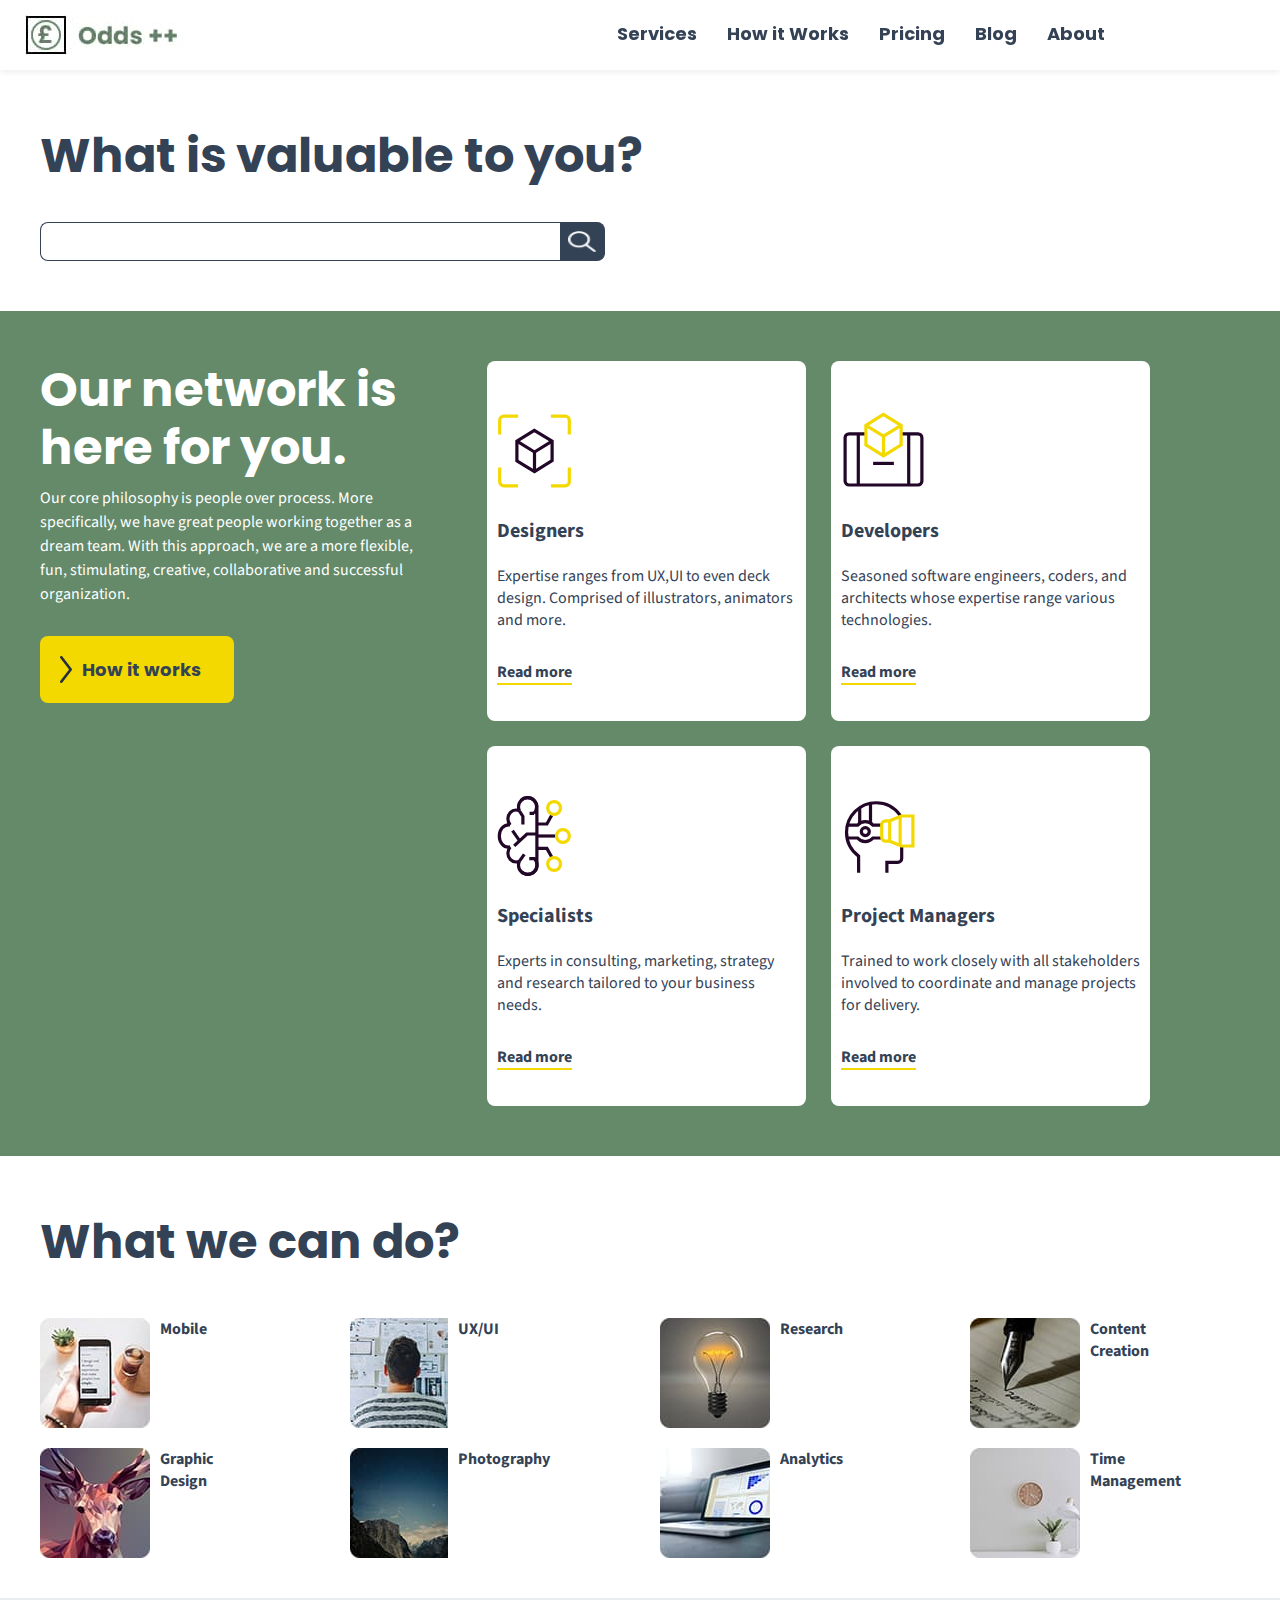
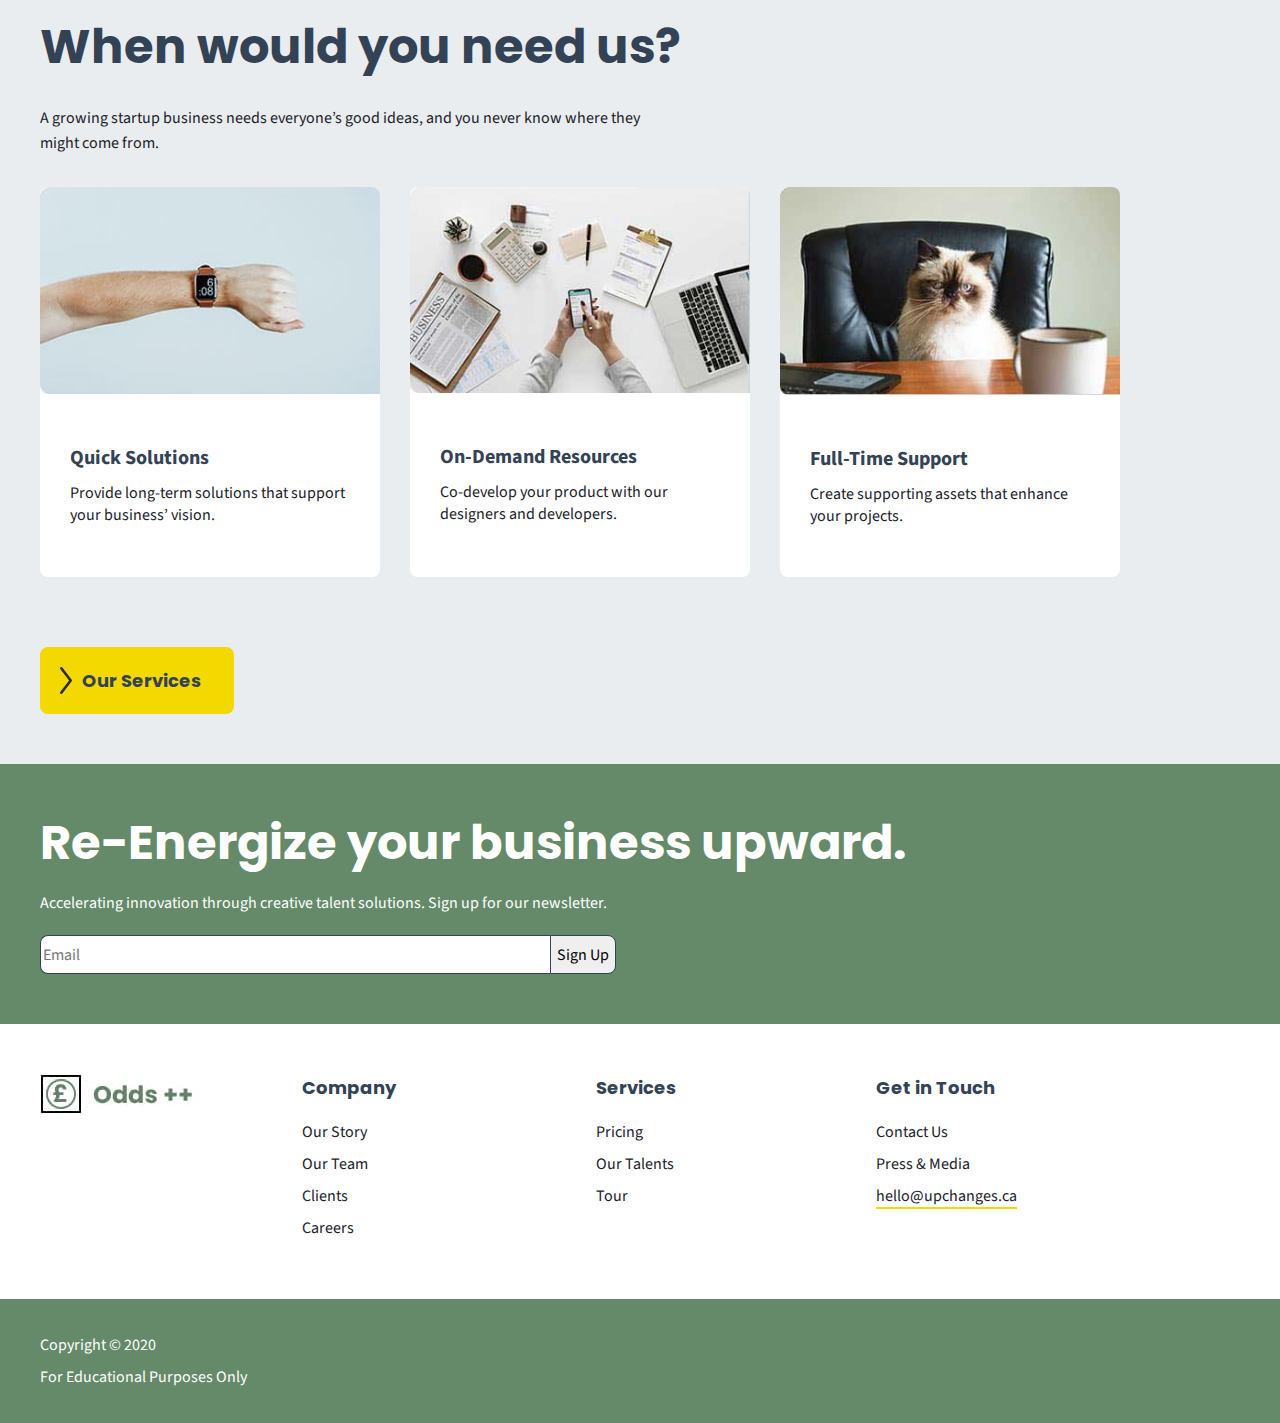
<file: index.html>
<!DOCTYPE html>
<html lang="en">

<head>
    <meta charset="UTF-8">
    <meta name="description" content="This is the content that a search engine will display when returning results.">
    <title>DMIT 1530 Assignment 3 Home</title>
    <link rel="preconnect" href="https://fonts.gstatic.com">
    <link href="https://fonts.googleapis.com/css2?family=Poppins:wght@700&family=Source+Sans+Pro:wght@400;700&display=swap" rel="stylesheet">
    <link rel="stylesheet" href="css/reset.css">
    <link rel="stylesheet" href="css/style.css">
</head>

<body>
    <svg aria-hidden="true" style="position: absolute; width: 0; height: 0; overflow: hidden;" version="1.1" xmlns="http://www.w3.org/2000/svg" xmlns:xlink="http://www.w3.org/1999/xlink">
    <defs>
    <symbol id="icon-checkmark" viewBox="0 0 32 32">
    <path fill="#477663" style="fill: var(--color1, #477663)" d="M13.147 24c-0.384-0.001-0.73-0.165-0.973-0.426l-0.001-0.001-6.48-6.893c-0.224-0.238-0.361-0.56-0.361-0.913 0-0.737 0.598-1.335 1.335-1.335 0.383 0 0.729 0.162 0.973 0.421l0.001 0.001 5.493 5.853 11.213-12.267c0.246-0.305 0.62-0.498 1.040-0.498 0.736 0 1.333 0.597 1.333 1.333 0 0.373-0.153 0.71-0.399 0.952l-0 0-12.187 13.333c-0.241 0.267-0.587 0.435-0.972 0.44h-0.001z"></path>
    </symbol>
    <symbol id="icon-icon-designers" viewBox="25 -20 60 60">
    <path fill="none" stroke="#220728" style="stroke: var(--color2, #220728)" stroke-linejoin="miter" stroke-linecap="butt" stroke-miterlimit="10" stroke-width="1.28" d="M16 16.309v7.68"></path>
    <path fill="none" stroke="#220728" style="stroke: var(--color2, #220728)" stroke-linejoin="miter" stroke-linecap="butt" stroke-miterlimit="10" stroke-width="1.2704" d="M8.96 12.080l7.040 4.318"></path>
    <path fill="none" stroke="#220728" style="stroke: var(--color2, #220728)" stroke-linejoin="miter" stroke-linecap="butt" stroke-miterlimit="10" stroke-width="1.28" d="M23.040 12.080l-7.040 4.318"></path>
    <path fill="none" stroke="#220728" style="stroke: var(--color2, #220728)" stroke-linejoin="miter" stroke-linecap="butt" stroke-miterlimit="10" stroke-width="1.28" d="M23.040 12.080v7.805l-7.040 4.371-7.040-4.318v-7.858l6.96-4.336 7.12 4.336z"></path>
    <path fill="none" stroke="#f3d900" style="stroke: var(--color3, #f3d900)" stroke-linejoin="miter" stroke-linecap="butt" stroke-miterlimit="10" stroke-width="1.28" d="M29.92 22.56v5.76c0 0.884-0.716 1.6-1.6 1.6v0h-5.76"></path>
    <path fill="none" stroke="#f3d900" style="stroke: var(--color3, #f3d900)" stroke-linejoin="miter" stroke-linecap="butt" stroke-miterlimit="10" stroke-width="1.28" d="M22.56 2.080h5.76c0.884 0 1.6 0.716 1.6 1.6v0 5.76"></path>
    <path fill="none" stroke="#f3d900" style="stroke: var(--color3, #f3d900)" stroke-linejoin="miter" stroke-linecap="butt" stroke-miterlimit="10" stroke-width="1.28" d="M2.080 9.44v-5.76c0-0.884 0.716-1.6 1.6-1.6v0h5.76"></path>
    <path fill="none" stroke="#f3d900" style="stroke: var(--color3, #f3d900)" stroke-linejoin="miter" stroke-linecap="butt" stroke-miterlimit="10" stroke-width="1.28" d="M9.44 29.92h-5.76c-0.884 0-1.6-0.716-1.6-1.6v0-5.76"></path>
    </symbol>
    <symbol id="icon-icon-developers" viewBox="23 -20 60 60">
    <path fill="none" stroke="#220728" style="stroke: var(--color2, #220728)" stroke-linejoin="miter" stroke-linecap="butt" stroke-miterlimit="10" stroke-width="1.28" d="M23.2 9.12h6.56c0.884 0 1.6 0.716 1.6 1.6v0 17.28c0 0.884-0.716 1.6-1.6 1.6v0h-27.52c-0.884 0-1.6-0.716-1.6-1.6v0-17.28c0-0.884 0.716-1.6 1.6-1.6v0h6.64"></path>
    <path fill="none" stroke="#220728" style="stroke: var(--color2, #220728)" stroke-linejoin="miter" stroke-linecap="butt" stroke-miterlimit="10" stroke-width="1.28" d="M26.085 9.115v20.49"></path>
    <path fill="none" stroke="#220728" style="stroke: var(--color2, #220728)" stroke-linejoin="miter" stroke-linecap="butt" stroke-miterlimit="10" stroke-width="1.28" d="M5.915 9.115v20.49"></path>
    <path fill="none" stroke="#f3d900" style="stroke: var(--color3, #f3d900)" stroke-linejoin="miter" stroke-linecap="butt" stroke-miterlimit="10" stroke-width="1.28" d="M16 9.957v7.68"></path>
    <path fill="none" stroke="#f3d900" style="stroke: var(--color3, #f3d900)" stroke-linejoin="miter" stroke-linecap="butt" stroke-miterlimit="10" stroke-width="1.2704" d="M8.96 5.728l7.040 4.318"></path>
    <path fill="none" stroke="#f3d900" style="stroke: var(--color3, #f3d900)" stroke-linejoin="miter" stroke-linecap="butt" stroke-miterlimit="10" stroke-width="1.28" d="M23.040 5.728l-7.040 4.318"></path>
    <path fill="none" stroke="#f3d900" style="stroke: var(--color3, #f3d900)" stroke-linejoin="miter" stroke-linecap="butt" stroke-miterlimit="10" stroke-width="1.28" d="M23.040 5.728v7.805l-7.040 4.371-7.040-4.318v-7.858l6.96-4.336 7.12 4.336z"></path>
    <path fill="none" stroke="#220728" style="stroke: var(--color2, #220728)" stroke-linejoin="miter" stroke-linecap="butt" stroke-miterlimit="10" stroke-width="1.28" d="M11.84 20.96h8.32"></path>
    </symbol>
    <symbol id="icon-icon-project" viewBox="25 -20 60 60">
    <path fill="none" stroke="#220728" style="stroke: var(--color2, #220728)" stroke-linejoin="miter" stroke-linecap="butt" stroke-miterlimit="10" stroke-width="1.28" d="M8.062 30.72l-0.026-6.658c-2.94-2.177-4.826-5.634-4.826-9.531 0-6.531 5.295-11.826 11.826-11.826 0.001 0 0.002 0 0.003 0h-0c4.008 0 7.49 1.994 9.666 5.045"></path>
    <path fill="none" stroke="#220728" style="stroke: var(--color2, #220728)" stroke-linejoin="miter" stroke-linecap="butt" stroke-miterlimit="10" stroke-width="1.28" d="M3.36 16.8h4.286c0.739 0.882 1.841 1.439 3.073 1.439s2.334-0.557 3.068-1.433l0.005-0.006h3.328"></path>
    <path fill="none" stroke="#220728" style="stroke: var(--color2, #220728)" stroke-linejoin="miter" stroke-linecap="butt" stroke-miterlimit="10" stroke-width="1.28" d="M17.12 11.68h-3.326c-0.739-0.882-1.841-1.439-3.073-1.439s-2.334 0.557-3.068 1.433l-0.005 0.006h-4.288"></path>
    <path fill="none" stroke="#220728" style="stroke: var(--color2, #220728)" stroke-linejoin="miter" stroke-linecap="butt" stroke-miterlimit="10" stroke-width="1.28" d="M25.28 20.32v4.64c0 0.884-0.716 1.6-1.6 1.6v0h-4.32v4.16"></path>
    <path fill="none" stroke="#f3d900" style="stroke: var(--color3, #f3d900)" stroke-linejoin="miter" stroke-linecap="butt" stroke-miterlimit="10" stroke-width="1.28" d="M24.64 20v-12"></path>
    <path fill="none" stroke="#f3d900" style="stroke: var(--color3, #f3d900)" stroke-linejoin="miter" stroke-linecap="butt" stroke-miterlimit="10" stroke-width="1.28" d="M20.48 18.080h-1.6c-0.884 0-1.6-0.716-1.6-1.6v0-4.96c0-0.884 0.716-1.6 1.6-1.6v0h1.6l4.64-1.92h4.64v12h-4.64z"></path>
    <path fill="none" stroke="#f3d900" style="stroke: var(--color3, #f3d900)" stroke-linejoin="miter" stroke-linecap="butt" stroke-miterlimit="10" stroke-width="1.28" d="M20.48 17.76v-7.84"></path>
    <path fill="none" stroke="#220728" style="stroke: var(--color2, #220728)" stroke-linejoin="miter" stroke-linecap="butt" stroke-miterlimit="10" stroke-width="1.28" d="M12.32 14.24c0 0.884-0.716 1.6-1.6 1.6s-1.6-0.716-1.6-1.6c0-0.884 0.716-1.6 1.6-1.6s1.6 0.716 1.6 1.6z"></path>
    <path fill="none" stroke="#220728" style="stroke: var(--color2, #220728)" stroke-linejoin="miter" stroke-linecap="butt" stroke-miterlimit="10" stroke-width="1.28" d="M8.48 10.899v-6.419"></path>
    <path fill="none" stroke="#220728" style="stroke: var(--color2, #220728)" stroke-linejoin="miter" stroke-linecap="butt" stroke-miterlimit="10" stroke-width="1.28" d="M12.8 2.88v7.859"></path>
    </symbol>
    <symbol id="icon-icon-specialist" viewBox="25 -20 60 60">
    <path fill="none" stroke="#220728" style="stroke: var(--color2, #220728)" stroke-linejoin="bevel" stroke-linecap="butt" stroke-miterlimit="4" stroke-width="1.28" d="M16.96 4.32c-0-2.032-1.648-3.68-3.68-3.68s-3.68 1.648-3.68 3.68c0 0.603 0.145 1.171 0.402 1.673l-0.010-0.021c-0.414-0.235-0.909-0.373-1.436-0.373-0.001 0-0.003 0-0.004 0h0c-1.76 0-3.2 1.576-3.2 3.52-0 0.009-0 0.019-0 0.029 0 0.942 0.353 1.802 0.933 2.454l-0.003-0.004c-0.204-0.050-0.439-0.079-0.681-0.080h-0.001c-2.032 0-3.68 2.006-3.68 4.48s1.648 4.48 3.68 4.48c0.245-0 0.483-0.030 0.71-0.084l-0.021 0.004c-0.577 0.649-0.93 1.509-0.93 2.451 0 0.010 0 0.021 0 0.031v-0.002c0 1.944 1.44 3.52 3.2 3.52 0.001 0 0.003 0 0.004 0 0.527 0 1.022-0.138 1.451-0.38l-0.015 0.008c-0.252 0.485-0.4 1.060-0.4 1.668 0 2.032 1.648 3.68 3.68 3.68s3.68-1.648 3.68-3.68c0-0.006 0-0.011-0-0.017v0.001c0-0.054 0-0.107 0-0.16v0-23.040c0-0.053 0-0.106 0-0.16z"></path>
    <path fill="none" stroke="#220728" style="stroke: var(--color2, #220728)" stroke-linejoin="miter" stroke-linecap="butt" stroke-miterlimit="10" stroke-width="1.28" d="M10.762 30.282c0.666 0.666 1.586 1.078 2.602 1.078 2.033 0 3.68-1.648 3.68-3.68 0-1.016-0.412-1.936-1.078-2.602h-2.062"></path>
    <path fill="none" stroke="#220728" style="stroke: var(--color2, #220728)" stroke-linejoin="miter" stroke-linecap="butt" stroke-miterlimit="10" stroke-width="1.28" d="M10.602 1.718c0.663-0.649 1.572-1.050 2.574-1.050 2.032 0 3.68 1.648 3.68 3.68 0 1.002-0.4 1.91-1.050 2.574l0.001-0.001h-1.779"></path>
    <path fill="none" stroke="#220728" style="stroke: var(--color2, #220728)" stroke-linejoin="miter" stroke-linecap="butt" stroke-miterlimit="10" stroke-width="1.28" d="M16.96 15.2h-4l-5.080 4.762"></path>
    <path fill="none" stroke="#220728" style="stroke: var(--color2, #220728)" stroke-linejoin="miter" stroke-linecap="butt" stroke-miterlimit="10" stroke-width="1.28" d="M7.195 13.864l2.797 3.966"></path>
    <path fill="none" stroke="#220728" style="stroke: var(--color2, #220728)" stroke-linejoin="miter" stroke-linecap="butt" stroke-miterlimit="10" stroke-width="1.28" d="M9.992 26.027l1.928-2.667"></path>
    <path fill="none" stroke="#220728" style="stroke: var(--color2, #220728)" stroke-linejoin="miter" stroke-linecap="butt" stroke-miterlimit="10" stroke-width="1.28" d="M9.992 5.998l1.368 2.162v3.2"></path>
    <path fill="none" stroke="#220728" style="stroke: var(--color2, #220728)" stroke-linejoin="miter" stroke-linecap="butt" stroke-miterlimit="10" stroke-width="1.28" d="M24.32 16h-7.68"></path>
    <path fill="none" stroke="#220728" style="stroke: var(--color2, #220728)" stroke-linejoin="miter" stroke-linecap="butt" stroke-miterlimit="10" stroke-width="1.28" d="M17.12 20.96h3.84l1.92 3.467"></path>
    <path fill="none" stroke="#220728" style="stroke: var(--color2, #220728)" stroke-linejoin="miter" stroke-linecap="butt" stroke-miterlimit="10" stroke-width="1.28" d="M17.12 11.2h3.84l1.92-3.467"></path>
    <path fill="none" stroke="#f3d900" style="stroke: var(--color3, #f3d900)" stroke-linejoin="miter" stroke-linecap="butt" stroke-miterlimit="10" stroke-width="1.28" d="M29.92 16c0 1.414-1.146 2.56-2.56 2.56s-2.56-1.146-2.56-2.56c0-1.414 1.146-2.56 2.56-2.56s2.56 1.146 2.56 2.56z"></path>
    <path fill="none" stroke="#f3d900" style="stroke: var(--color3, #f3d900)" stroke-linejoin="miter" stroke-linecap="butt" stroke-miterlimit="10" stroke-width="1.28" d="M26.4 27.2c0 1.414-1.146 2.56-2.56 2.56s-2.56-1.146-2.56-2.56c0-1.414 1.146-2.56 2.56-2.56s2.56 1.146 2.56 2.56z"></path>
    <path fill="none" stroke="#f3d900" style="stroke: var(--color3, #f3d900)" stroke-linejoin="miter" stroke-linecap="butt" stroke-miterlimit="10" stroke-width="1.28" d="M26.4 4.8c0 1.414-1.146 2.56-2.56 2.56s-2.56-1.146-2.56-2.56c0-1.414 1.146-2.56 2.56-2.56s2.56 1.146 2.56 2.56z"></path>
    </symbol>
    <symbol id="icon-menu" viewBox="0 0 32 32">
    <path d="M2 6h28v6h-28zM2 14h28v6h-28zM2 22h28v6h-28z"></path>
    </symbol>
    </defs>
    </svg>

    <header>
        <h1 class="visuallyhidden">Header</h1>
        <div class="header-flex">
            <a href="index.html"><img src="img/Images-use/logo-squoosh.jpg" alt="Logo"></a>
            <button class="toggle-btn">
                 <svg viewBox="0 0 100 80" width="30" height="40">
                    <rect width="100" height="10" rx="8"></rect>
                    <rect y="30" width="100" height="10" rx="8"></rect>
                    <rect y="60" width="100" height="10" rx="8"></rect>
                </svg>
            </button>
        </div>
        <div class="dropdown-menu">
            <h2 class="visuallyhidden">Navigation</h2>
            <nav>
                <h3 class="visuallyhidden">Navigation Menu</h3>
                <ul>
                    <li><a href="index.html">Services</a></li>
                    <li><a href="how-it-works.html">How it Works</a></li>
                    <li><a href="#">Pricing</a></li>
                    <li><a href="#">Blog</a></li>
                    <li><a href="#">About</a></li>
                </ul>
            </nav>
        </div>
    </header>
    <main>
        <h1 class="visuallyhidden">Main</h1>
        <div class="banner-search">
            <h2>What is valuable to you?</h2>
            <form action="#" method="post" role="search">
                <input type="text" id="searchbar">
                <input type="image" src="img/Images-use/magnifying-glass-tiny.png" alt="Submit">
            </form>
        </div>
        <div class="our-network">
            <div class="our-network-intro">
                <h2>Our network is here for you.</h2>
                <p>
                    Our core philosophy is people over process. More specifically, we have great people working together as a dream team. With this approach, we are a more flexible, fun, stimulating, creative, collaborative and successful organization.
                </p>
                <a href="how-it-works.html"><img src="img/Images-use/right-arrow-tiny.png" alt="Right Arrow">How it works</a>
            </div>            
            <div class="our-network-cards">
                <div class="card-designer">
                    <svg class="icon icon-icon-designers"><use xlink:href="#icon-icon-designers"></use></svg><span class="name"></span>
                    <h3>Designers</h3>
                    <p>Expertise ranges from UX,UI to even deck design. Comprised of illustrators, animators and more.</p>
                    <a href="#">Read more</a>
                </div>
                <div class="card-developers">
                    <svg class="icon icon-icon-developers"><use xlink:href="#icon-icon-developers"></use></svg><span class="name"></span>
                    <h3>Developers</h3>
                    <p>Seasoned software engineers, coders, and architects whose expertise range various technologies.</p>
                    <a href="#">Read more</a>
                </div>
                <div class="card-specialists">
                    <svg class="icon icon-icon-specialist"><use xlink:href="#icon-icon-specialist"></use></svg><span class="name"></span>
                    <h3>Specialists</h3>
                    <p>Experts in consulting, marketing, strategy and research tailored to your business needs.</p>
                    <a href="#">Read more</a>
                </div>
                <div class="card-projectmanagers">
                    <svg class="icon icon-icon-project"><use xlink:href="#icon-icon-project"></use></svg><span class="name"></span>
                    <h3>Project Managers</h3>
                    <p>Trained to work closely with all stakeholders involved to coordinate and manage projects for delivery.</p>
                    <a href="#">Read more</a>
                </div>
            </div>
        </div>
        <div class="what-we-do">
            <h2>What we can do?</h2>
            <nav class="mobile-nav">
                <h3 class="visuallyhidden">Horizontal Navigation</h3>
                <div class="horizontal-content">
                    <div class="outer-container">
                        <div><img src="img/Images-use/mobile-squoosh.jpg" alt="Phone"><p>Mobile</p></div>
                        <div><img src="img/Images-use/graphic-squoosh.jpg" alt="Deer"><p>Graphic Design</p></div>
                    </div>
                    <div class="outer-container">
                        <div><img src="img/Images-use/uxui-squoosh.jpg" alt="Person"><p>UX/UI</p></div>
                        <div><img src="img/Images-use/photography-squoosh.jpg" alt="Mountain"><p>Photography</p></div>
                    </div>
                    <div class="outer-container">
                        <div><img src="img/Images-use/research-squoosh.jpg" alt="Lightbulb"><p>Research</p></div>
                        <div><img src="img/Images-use/analytics-squoosh.jpg" alt="Laptop"><p>Analytics</p></div>                        
                    </div>
                    <div class="outer-container">
                        <div><img src="img/Images-use/content-creation-squoosh.jpg" alt="Pen and paper"><p>Content Creation</p></div>
                        <div><img src="img/Images-use/time-management-squoosh.jpg" alt="Clock"><p>Time Management</p></div>
                    </div>                      
                </div>
            </nav>
        </div>
        <div class="need-us">
            <div class="need-us-intro">
                <h2>When would you need us?</h2>
                <p>A growing startup business needs everyone’s good ideas, and you never know where they might come from.</p>
            </div>            
            <div class="need-us-cards">
                <div class="card-solutions">
                    <div class="solutions-image"></div>
                    <div>
                        <h3>Quick Solutions</h3>
                        <p>Provide long-term solutions that support your business’ vision.</p>
                    </div>                    
                </div>
                <div class="card-resources">
                    <div class="resources-image"></div>
                    <div>
                        <h3>On-Demand Resources</h3>
                        <p>Co-develop your product with our designers and developers.</p>
                    </div>
                </div>
                <div class="card-support">
                    <div class="support-image"></div>
                    <div>
                        <h3>Full-Time Support</h3>
                        <p>Create supporting assets that enhance your projects.</p>
                    </div>
                </div>
            </div>
            <a href="index.html"><img src="img/Images-use/right-arrow-tiny.png" alt="Right Arrow">Our Services</a>
        </div>
        <div class="newsletter">
            <h2>Re-Energize your business upward.</h2>
            <p>Accelerating innovation through creative talent solutions. Sign up for our newsletter.</p>
            <form action="#" method="post">
                <input type="text" id="sign-up" placeholder="Email">
                <input type="submit" value="Sign Up">
            </form>
        </div>
    </main>
    <footer>
        <h1 class="visuallyhidden">Footer</h1>
        <div class="footer-top">
            <a href="index.html"><img src="img/Images-use/logo-squoosh.jpg" alt="Logo"></a>
            <div class="footer-nav">
                <nav>
                    <h4>Company</h4>
                    <ul>
                        <li><a href="#">Our Story</a></li>
                        <li><a href="#">Our Team</a></li>
                        <li><a href="#">Clients</a></li>
                        <li><a href="#">Careers</a></li>
                    </ul>
                </nav>
                <nav>
                    <h4>Services</h4>
                    <ul>
                        <li><a href="#">Pricing</a></li>
                        <li><a href="#">Our Talents</a></li>
                        <li><a href="#">Tour</a></li>
                    </ul>
                </nav>
                <nav class="footer-nav-intouch">
                    <h4>Get in Touch</h4>
                    <ul>
                        <li><a href="#">Contact Us</a></li>
                        <li><a href="#">Press & Media</a></li>
                        <li><a href="#">hello@upchanges.ca</a></li>
                    </ul>
                </nav>
            </div> 
        </div>      
        <div class="footer-copyright">
            <p>Copyright &copy; 2020</p>
            <p>For Educational Purposes Only</p>
        </div>
    </footer>
    <script src="js/index.js"></script>
</body>

</html>
</file>
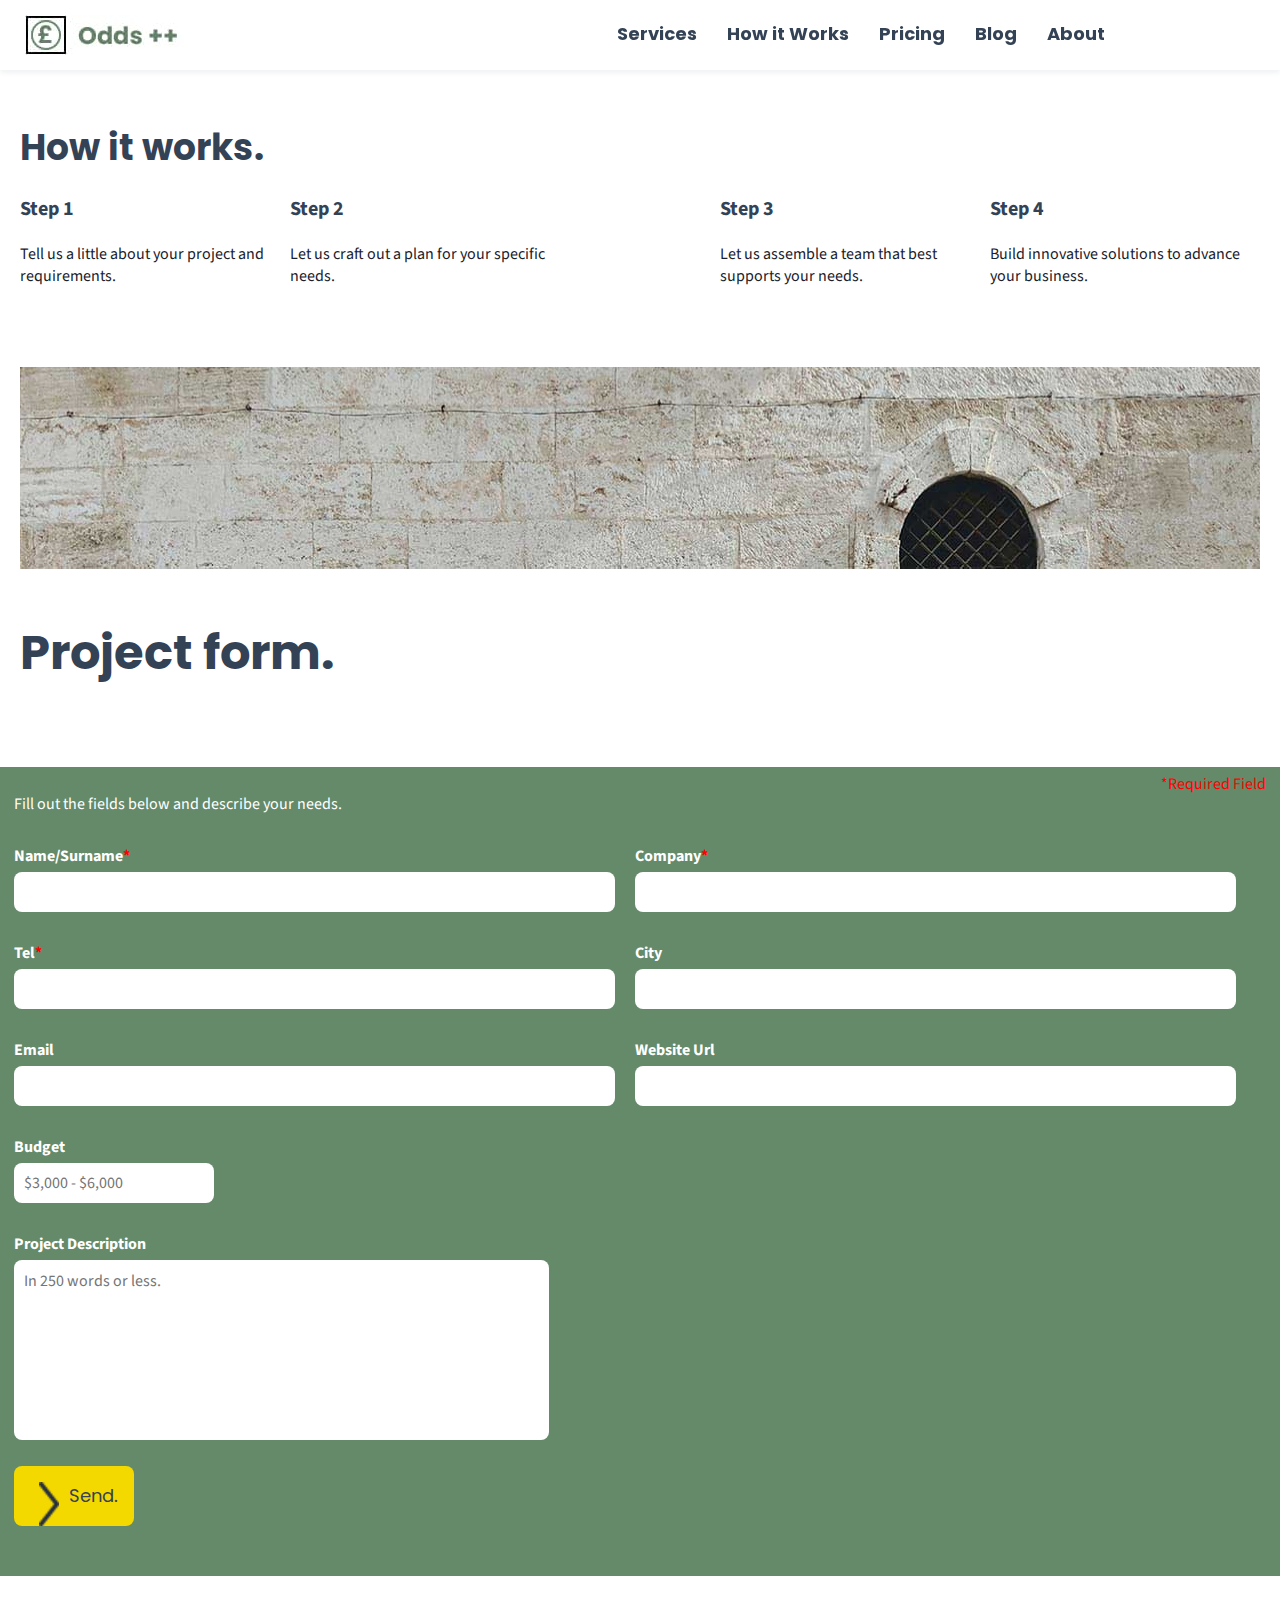
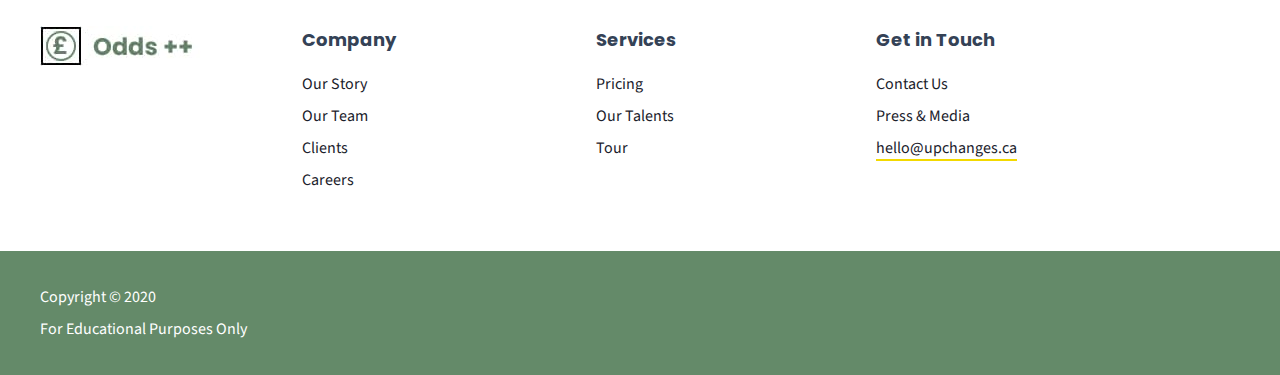
<file: how-it-works.html>
<!DOCTYPE html>
<html lang="en">

<head>
    <meta charset="UTF-8">
    <meta name="description" content="This is the content that a search engine will display when returning results.">
    <title>DMIT 1530 Assignment 3 How it works</title>
    <link rel="preconnect" href="https://fonts.gstatic.com">
    <link href="https://fonts.googleapis.com/css2?family=Poppins:wght@700&family=Source+Sans+Pro:wght@400;700&display=swap" rel="stylesheet">
    <link rel="stylesheet" href="css/reset.css">
    <link rel="stylesheet" href="css/style.css">
</head>

<body>
    <svg aria-hidden="true" style="position: absolute; width: 0; height: 0; overflow: hidden;" version="1.1" xmlns="http://www.w3.org/2000/svg" xmlns:xlink="http://www.w3.org/1999/xlink">
    <defs>
    <symbol id="icon-checkmark" viewBox="0 0 100 100">
    <path fill="#477663" style="fill: var(--color1, #477663)" d="M13.147 24c-0.384-0.001-0.73-0.165-0.973-0.426l-0.001-0.001-6.48-6.893c-0.224-0.238-0.361-0.56-0.361-0.913 0-0.737 0.598-1.335 1.335-1.335 0.383 0 0.729 0.162 0.973 0.421l0.001 0.001 5.493 5.853 11.213-12.267c0.246-0.305 0.62-0.498 1.040-0.498 0.736 0 1.333 0.597 1.333 1.333 0 0.373-0.153 0.71-0.399 0.952l-0 0-12.187 13.333c-0.241 0.267-0.587 0.435-0.972 0.44h-0.001z"></path>
    </symbol>
    </defs>
    </svg>

    <header>
        <h1 class="visuallyhidden">Header</h1>
        <div class="header-flex">
            <a href="index.html"><img src="img/Images-use/logo-squoosh.jpg" alt="Logo"></a>
            <button class="toggle-btn">
                 <svg viewBox="0 0 100 80" width="30" height="40">
                    <rect width="100" height="10" rx="8"></rect>
                    <rect y="30" width="100" height="10" rx="8"></rect>
                    <rect y="60" width="100" height="10" rx="8"></rect>
                </svg>
            </button>
        </div>
        <div class="dropdown-menu">
            <h2 class="visuallyhidden">Navigation</h2>
            <nav>
                <h3 class="visuallyhidden">Navigation Menu</h3>
                <ul>
                    <li><a href="#">Services</a></li>
                    <li><a href="#">How it Works</a></li>
                    <li><a href="#">Pricing</a></li>
                    <li><a href="#">Blog</a></li>
                    <li><a href="#">About</a></li>
                </ul>
            </nav>
        </div>
    </header>
    <main>
        <h1 class="visuallyhidden">Main</h1>
        <div class="how-it-works">
            <h2>How it works.</h2>
            <div class="how-it-works-steps">
                <div class="outer-steps">                                  
                    <div>
                        <h3>Step 1</h3>
                        <p>Tell us a little about your project and requirements.</p>
                    </div>
                    <div>
                        <h3>Step 2</h3>
                        <p>Let us craft out a plan for your specific needs.</p>
                    </div>
                </div>
                <div class="outer-steps">
                    <div>
                        <h3>Step 3</h3>
                        <p>Let us assemble a team that best supports your needs.</p>
                    </div>
                    <div>
                        <h3>Step 4</h3>
                        <p>Build innovative solutions to advance your business.</p>
                    </div>
                </div>
            </div>
        </div>        
        <div class="fillout-form">
            <div class="parallax-image">
                <h2>Project form.</h2>
            </div>
            <form action="#" method="post" id="how-it-works-form">
                <fieldset>
                    <div class="form-paragraphs">
                        <p>Fill out the fields below and describe your needs.</p>
                        <p>*Required Field</p>
                    </div>                   
                    <div class="fillout-form-inputs">
                        <div>
                            <label for="name">Name/Surname<span>*</span></label>
                            <input type="text" id="name" required autocomplete="on">
                        </div>
                        <div>
                            <label for="company">Company<span>*</span></label>
                            <input type="text" id="company" required autocomplete="on">
                        </div>
                        <div>
                            <label for="phone">Tel<span>*</span></label>
                            <input type="text" id="phone" required autocomplete="on" pattern="[1-9][0-9]{2}[0-9]{3}[0-9]{4}">
                        </div>
                        <div>
                            <label for="city">City</label>
                            <input type="text" id="city">
                        </div>
                        <div>
                            <label for="email">Email</label>
                            <input type="text" id="email" autocomplete="on" pattern="[a-z0-9._%+-]+@[a-z0-9.-]+\.[a-z]{2,}$">
                        </div>
                        <div>
                            <label for="website">Website Url</label>
                            <input type="url" id="website" autocomplete="off" pattern="https?://.+">
                        </div>
                        <div>
                            <label for="budget">Budget</label>
                            <input type="number" id="budget" placeholder="$3,000 - $6,000" min="1000" max="6000" step="1000">
                        </div>
                        <div>
                            <label for="description">Project Description</label>
                            <textarea id="description" placeholder="In 250 words or less." maxlength="250"></textarea>
                        </div>
                        <div>
                            <button type="submit"><img src="img/Images-use/right-arrow-tiny.png" alt="Right Arrow">Send.</button>
                        </div>                        
                    </div>
                </fieldset>
            </form>
        </div>        
    </main>
    <footer>
        <h1 class="visuallyhidden">Footer</h1>
        <div class="footer-top">
            <a href="index.html"><img src="img/Images-use/logo-squoosh.jpg" alt="Logo"></a>
            <div class="footer-nav">
                <nav>
                    <h4>Company</h4>
                    <ul>
                        <li><a href="#">Our Story</a></li>
                        <li><a href="#">Our Team</a></li>
                        <li><a href="#">Clients</a></li>
                        <li><a href="#">Careers</a></li>
                    </ul>
                </nav>
                <nav>
                    <h4>Services</h4>
                    <ul>
                        <li><a href="#">Pricing</a></li>
                        <li><a href="#">Our Talents</a></li>
                        <li><a href="#">Tour</a></li>
                    </ul>
                </nav>
                <nav class="footer-nav-intouch">
                    <h4>Get in Touch</h4>
                    <ul>
                        <li><a href="#">Contact Us</a></li>
                        <li><a href="#">Press & Media</a></li>
                        <li><a href="#">hello@upchanges.ca</a></li>
                    </ul>
                </nav>
            </div> 
        </div>      
        <div class="footer-copyright">
            <p>Copyright &copy; 2020</p>
            <p>For Educational Purposes Only</p>
        </div>
    </footer>
    <script src="js/index.js"></script>
</body>

</html>
</file>
<file: css/style.css>
:root {
	--bg-green: #648a69;
	--dark-blue: #344256;
	--light-blue: #eaedef;
	--text-black: #1a212b;
	--yellow: #f3d900;
	--red: #ff0000;
}

.visuallyhidden {
	position: absolute;
	overflow: hidden;
	clip: rect(0 0 0 0);
	height: 1px; width: 1px;
	margin: -1px; padding: 0; border: 0;
}

html {
	font-size: 62.5%;
}

body {
	font-size: 1.6rem;
	font-family: 'Source Sans Pro', sans-serif;
}

/****** Header ******/
header {
	position: sticky;
	top: 0;
	background-color: #fff;
}

.header-flex {
	display: flex;
	justify-content: space-between;
	align-items: center;
	padding: 1.5rem;	
	box-shadow: 0 0.3rem 5px #f0f2f3;
}

.header-flex img {
	width: 18.2rem;
	height: 4rem;
}

.toggle-btn {
	border: none;
	border-radius: 50%;
    background-color: var(--yellow);;
    outline: none;
    padding: 1.2rem 1.5rem 1rem 1.5rem;
}

.toggle-btn:hover {
	cursor: pointer;
}

.dropdown-menu {
	position: absolute;
	max-height: 0;
	overflow: hidden;
	transition: max-height 0.5s ease-in-out;
	width: 100vw;
	background-color: #fff;
}

.show-nav {
    max-height: 38rem;
}

.dropdown-menu nav {
	height: 38rem
}

.dropdown-menu nav ul li {
	border-top: 1px solid #d3d3d3;  
	padding: 1rem 1.5rem;
}

.dropdown-menu nav ul li a {
	font-family: 'Poppins', sans-serif;
	font-weight: bold;
	font-size: 3rem;
	text-decoration: none;
	color: var(--dark-blue);	
}

.dropdown-menu nav ul li:last-child {
	border-bottom: 1px solid #d3d3d3;
}

/****** Main ******/
/*** Banner Search ***/
.banner-search {
	padding: 0 2rem;
	margin-bottom: 5rem;
}

.banner-search h2 {
	font-family: 'Poppins', sans-serif;
	font-weight: bold;
	font-size: 3rem;
	color: var(--dark-blue);
	margin-top: 5rem;
}

.banner-search form {
	display: flex;
}

.banner-search input[type=text] {
	width: 95%;	
	height: 3.9rem;
	margin-top: 1rem;
	border-radius: 8px 0 0 8px;
	border: 1px solid var(--dark-blue);
	border-right: none;
}

.banner-search input[type=image] {
	background-color: var(--bg-green);
    width: 4.5rem;
	height: 3.9rem;
	padding: 0.8rem;
	margin-top: 1rem;
	border: 1px solid var(--dark-blue);
	border-left: none;
	border-radius: 0 8px 8px 0;
}

/*** Our Network ***/
.our-network {
	background-color: var(--bg-green);
	padding: 5rem 2rem;
}

.our-network-intro h2 {
	font-family: 'Poppins', sans-serif;
	font-weight: bold;
	font-size: 3.4rem;
	color: #fff;
	line-height: 1.2;
}

.our-network-intro p {
	color: #fff;
	line-height: 1.5;
	margin: 1rem 0;
}

.our-network-intro a {
	display: flex;
	font-family: 'Poppins', sans-serif;
	font-weight: bold;
	font-size: 1.8rem;
	color: var(--dark-blue);
	text-decoration: none;
	background-color: var(--yellow);
	padding: 2rem;
	border-radius: 8px;
	width: 19.4rem;
	margin: 3rem 0;
}

.our-network-intro a:hover,
.our-network-intro a:active {
	text-decoration: underline;
}

.our-network-intro a img {
	margin-right: 1rem;
}

.our-network-cards {
	background-color: #fff;
	border-radius: 8px;	
	color: var(--dark-blue);
}

.our-network-cards svg {
	width: 27rem;
}

.our-network-cards div {	
	padding: 0 1rem;
}

.our-network-cards div:last-child {
	padding-bottom: 5rem;
}

.our-network-cards h3 {
	font-weight: bold;
	font-size: 2rem;	
}

.our-network-cards p {
	margin: 2rem 0 3rem 0;
}

.our-network-cards a {
	text-decoration: none;
	font-weight: bold;
	color: var(--dark-blue);
	border-bottom: 2px solid var(--yellow);
}

.our-network-cards a:hover,
.our-network-cards a:active {
	border-bottom: 4px solid var(--bg-green);
}

/*** What We Do ***/
.what-we-do {
	padding: 5rem 0 2rem 2rem;
	color: var(--dark-blue);
}

.what-we-do h2 {
	font-family: 'Poppins', sans-serif;
	font-weight: bold;
	font-size: 3.6rem;
}

.what-we-do p {
	font-weight: bold;
}

.horizontal-content {
  display: flex;
  align-items: center;
  overflow: scroll;
  scrollbar-width: none;  /* Will throw a validation error */
  height: 30rem;
}

.horizontal-content > div { 
  transition: all 300ms ease-in;
  flex: 1 0 22rem;
}

.horizontal-content > div div {
	display: flex;
	margin-top: 2rem;
}

.horizontal-content > div div p {
	margin-left: 1rem;
}

.horizontal-content > div div:hover,
.horizontal-content > div div:active {
  background-color: rgba(000, 000, 000, .2);
} 

.horizontal-content::-webkit-scrollbar{
  background: transparent;
  width: 0;
}

/*** Need Us ***/
.need-us {
	padding: 2rem;
	background-color: var(--light-blue);
}

.need-us-intro h2 {
	font-family: 'Poppins', sans-serif;
	font-weight: bold;
	color: var(--dark-blue);
	font-size: 3.6rem;
	line-height: 1.2;
}

.need-us-intro p {
	color: var(--text-black);
	line-height: 1.6;
	margin: 3rem 0;
}

.need-us-cards > div {
	background-color: #fff;
	margin-bottom: 4rem;
	border-radius: 8px;
}

.need-us-cards > div div:last-child {
	padding: 2rem 1rem 3rem 1rem;
}

.need-us-cards > div div {
	width: 100%;
	border-radius: 8px 8px 0 0;
}

.solutions-image {
	content: url(../img/Images-use/quick-solutions-sm-squoosh.jpg);	
}

.resources-image {
	content: url(../img/Images-use/ondemand-resources-sm-squoosh.jpg);
}

.support-image {
	content: url(../img/Images-use/fulltime-support-sm-squoosh.jpg);
}

.need-us-cards h3 {
	color: var(--dark-blue);
	font-size: 2rem;
	font-weight: bold;
	margin-bottom: 1rem;
}

.need-us-cards p {
	color: var(--text-black);
}

.need-us a {
	display: flex;
	font-family: 'Poppins', sans-serif;
	font-weight: bold;
	font-size: 1.8rem;
	color: var(--dark-blue);
	text-decoration: none;
	background-color: var(--yellow);
	padding: 2rem;
	border-radius: 8px;
	width: 19.4rem;
	margin: 3rem 0;
}

.need-us a:hover,
.need-us a:active {
	text-decoration: underline;
}

.need-us a img {
	margin-right: 1rem;
}

/*** Newsletter ***/
.newsletter {
	padding: 5rem 2rem;
	background-color: var(--bg-green);
	color: #fff;
}

.newsletter h2 {
	font-family: 'Poppins', sans-serif;
	font-weight: bold;
	font-size: 3.6rem;
	line-height: 1.2;
}

.newsletter p {
	line-height: 1.5;
	margin: 2rem 0;
}

.newsletter form {
	display: flex;
}

.newsletter input[type=text] {
	width: 95%;
	height: 3.9rem;	
	border-radius: 8px 0 0 8px;
	border: 1px solid var(--dark-blue);
	border-right: none;
}

.newsletter input[type=submit] {
	border-radius: 0 8px 8px 0;
	text-decoration: none;
	border: 1px solid var(--dark-blue);
}

.newsletter input[type=submit]:hover,
.newsletter input[type=submit]:active {
	background-color: var(--text-black);
	color: #fff;
}

/****** Footer ******/
.footer-top {
	padding: 5rem 2rem;
}

footer img {
	margin-bottom: 5rem;
}

footer h4 {
	font-family: 'Poppins', sans-serif;
	font-weight: bold;
	font-size: 1.8rem;
	color: var(--dark-blue);
	margin: 2rem 0;
}

footer nav ul li {
	margin: 1rem 0;
}

footer nav ul li a {
	color: var(--text-black);
	text-decoration: none;
}

footer nav ul li a:hover,
footer nav ul li a:active {
	border-bottom: 1px solid var(--text-black);
}

.footer-nav-intouch ul li:last-child a {
	border-bottom: 2px solid var(--yellow);
}

.footer-copyright {
	background-color: var(--bg-green);
	color: #fff;
	padding: 3rem 2rem;
	line-height: 2;
}

@media only screen and (min-width: 720px) {
	/*** Banner ***/
	.banner-search h2 {
		font-size: 4.8rem;
	}

	/*** Our Network ***/
	.our-network-cards {
		background-color: var(--bg-green);
		display: flex;
		flex-wrap: wrap;
	}

	.our-network-cards > div {
		background-color: #fff;
		width: 31.9rem;
		height: 36rem;
		border-radius: 8px;
	}

	.card-designer {
		margin: 0 2.5rem 2.5rem 0;
	}

	.card-specialists {
		margin: 0 2.5rem 0 0;
	}

	/*** When would you need us ***/
	.need-us-cards > div {
		display: flex;	
		height: 22.5rem;	
	}

	.need-us-cards > div div {
		border-radius: 8px 0 0 8px;
		width: 50%;
	}

	.need-us-cards > div div:last-child {
		padding: 5rem 2.5rem 5rem 3rem;
	}

	.solutions-image {
		content: url(../img/Images-use/quick-solutions-lg-squoosh.jpg);
	}

	.resources-image {
		content: url(../img/Images-use/ondemand-resources-lg-legacy.jpg);
	}

	.support-image {
		content: url(../img/Images-use/fulltime-support-lg-legacy.jpg);
	}

	/*** Newsletter ***/
	.newsletter h2 {
		font-size: 4.8rem;
	}

	.newsletter p {
		padding-right: 15rem;
	}

	/****** Footer ******/
	.footer-nav {
		display: flex;		
	}

	.footer-nav nav {
		margin-right: 12rem;
	}
}

@media only screen and (min-width: 1160px) {
	body {
		max-width: 1300px;
		margin: 0 auto;
	}
	
	/****** Header ******/
	header {
	 	display: flex;	 	
	 	background-color: #fff;
	 	box-shadow: 0 0.3rem 5px #f0f2f3;
	 	padding: 0 4rem 0 1rem;
	 }

	.header-flex {
	 	box-shadow: none;
	 	margin-right: 38rem;
	}

	.header-flex a {
		width: 18.2rem;
	}

	.toggle-btn {
		display: none;
	}

	.dropdown-menu {
		position: static;
		overflow: visible;				
	}

	.dropdown-menu nav ul {
		display: flex;
	}

	.dropdown-menu nav ul li,
	.dropdown-menu nav ul li:last-child {
		border: none;
		margin-top: 1rem;
	}

	.dropdown-menu nav ul li:last-child {
		padding-right: 0;
	}

	.dropdown-menu nav ul li a {
		font-size: 1.8rem;
	}

	/*** Banner ***/
	.banner-search {
		padding: 0 4rem;
	}

	.banner-search h2 {
		margin-bottom: 2rem;
	}

	.banner-search input[type=text] {
		width: 52rem;
	}

	.banner-search input[type=image] {
		background-color: var(--dark-blue);
	}

	/*** Network ***/
	.our-network {
		display: flex;
		padding: 5rem 4rem;
	}

	.our-network-intro {
		width: 70rem;
		margin-right: 5rem;
	}

	.our-network-intro h2 {
		font-size: 4.8rem;
	}

	/*** What we do ***/
	.what-we-do {
		padding-left: 4rem;
	}

	.what-we-do h2 {
		font-size: 4.8rem;
	}

	.horizontal-content p {
		width: 3rem;
	}

	/*** Need Us ***/
	.need-us {
		padding: 2rem 4rem;
	}

	.need-us-intro h2 {
		font-size: 4.8rem;
	}

	.need-us-intro p {
		width: 50%;
	}

	.need-us-cards {
		display: flex;		
	}

	.need-us-cards > div {
		display: inline;
		width: 34rem;
		height: 39rem;
		margin-right: 3rem;
	}

	.need-us-cards > div:last-child {
		margin-right: 0;
	}

	.need-us-cards > div div {
		width: 100%;
		border-radius: 8px 8px 0 0;
	}

	/*** Newsletter ***/
	.newsletter {
		padding: 5rem 4rem;
	}

	.newsletter input[type=text] {
		width: 51rem;
	}

	/****** Footer ******/
	.footer-top {
		display: flex;
		padding: 5rem 4rem;
	}

	.footer-nav nav {
		margin-left: 8rem;
	}

	footer h4 {
		margin-top: 0;
	}

	.footer-copyright {
		padding: 3rem 4rem;
	}
}

/****** HOW IT WORKS PAGE ******/
/****** Main ******/
/*** How it works steps ***/
.how-it-works {
	padding: 5rem 2rem;
}

.how-it-works h2 {
	font-family: 'Poppins', sans-serif;
	font-weight: bold;
	color: var(--dark-blue);
	font-size: 3.6rem;

}

.how-it-works h3 {
	font-weight: bold;
	color: var(--dark-blue);
	font-size: 2rem;
}

.how-it-works p {
	color: var(--text-black);
	margin: 2rem 0;
}

.how-it-works-steps > div div{
	margin-bottom: 6rem;
}

/*** Form ***/
.parallax-image {
  background-image: url(../img/Images-use/form-bg-sm-legacy.jpg);
  background-position: center;
  background-repeat: no-repeat;
  background-size: auto;
  background-attachment: fixed;
  width: 100%;
  height: 22rem;
  padding: 8rem 2rem 5rem 2rem;
}

.parallax-image h2 {
	font-family: 'Poppins', sans-serif;
	font-weight: bold;
	color: var(--dark-blue);
	font-size: 3.6rem;
}

form[id=how-it-works-form] {
	background-color: var(--bg-green);
	color: #fff;
}

fieldset {
	border: none;
}

.form-paragraphs {
	display: flex;
	flex-wrap: wrap;
}

.form-paragraphs p:first-child {
	margin: 2rem 0 0 0;
}

.form-paragraphs p:nth-child(2) {
	color: var(--red);
	padding-left: 60%;
}

.fillout-form-inputs label {
	font-weight: bold;
	display: block;
	margin: 3rem 0 0.5rem 0;
}

.fillout-form-inputs span {
	color: var(--red);
}

.fillout-form-inputs input,
.fillout-form-inputs textarea {
	width: 100%;
	height: 4rem;
	border-radius: 8px;
	border: none;
	padding: 1rem;
}

.fillout-form-inputs textarea {
	resize: none;
	height: 34.8rem;
}

.fillout-form-inputs input[id=name]:required:invalid:focus,
.fillout-form-inputs input[id=company]:required:invalid:focus,
.fillout-form-inputs input[id=phone]:required:invalid:focus {
	border: 2px solid var(--red);
}

.fillout-form-inputs input[id=name]:valid,
.fillout-form-inputs input[id=company]:valid,
.fillout-form-inputs input[id=phone]:valid {
	background: #fff url(../img/Images-use/checkmark.svg) no-repeat right;
}

.fillout-form-inputs div:last-child button {
	display: flex;
	background-color: var(--yellow);
	font-family: 'Poppins', sans-serif;
	color: var(--dark-blue);
	font-size: 1.8rem;
	border: none;
	border-radius: 8px;
	padding: 1.6rem 0 0 2.5rem;
	width: 12rem;
	height: 6rem;
	cursor: pointer;
	margin: 2rem 0 4rem 0;
}

.fillout-form-inputs div:last-child button:hover,
.fillout-form-inputs div:last-child button:active {
	text-decoration: underline;
}

.fillout-form-inputs div:last-child button img {
	margin-right: 1rem;
}

@media only screen and (min-width: 750px) {
	/*** How it works ***/
	.how-it-works-steps {
		display: flex;
		flex-wrap: wrap;
		justify-content: space-between;
	}

	.how-it-works h2 {
		margin-bottom: 2rem;
	}

	.outer-steps div{
		width: 30rem;
	}

	/*** Form ***/
	.parallax-image {
	  background-image: url(../img/Images-use/form-bg-md-legacy.jpg);	  
	  height: 23rem;
	}

	.parallax-image h2 {
		font-size: 4.8rem;
	}

	.form-paragraphs {
		justify-content: space-between;
		flex-wrap: nowrap;
	}

	.form-paragraphs p:nth-child(2) {
		padding-left: 0;
	}

	.fillout-form-inputs {
		display: flex;
		flex-wrap: wrap;
		justify-content: space-between;
	}

	.fillout-form-inputs div {
		width: 48%;
	}

	.fillout-form-inputs div:nth-last-child(2) {
		width: 100%;		
	}

	.fillout-form-inputs div:nth-last-child(2) textarea {
		height: 18rem;
	}
}

@media only screen and (min-width: 1160px) {
	/*** How it works ***/
	.how-it-works {
		padding-bottom: 0;
	}

	.how-it-works-steps {
		flex-wrap: nowrap;
	}

	.outer-steps {
		display: flex;
	}

	.outer-steps div {
		width: 26rem;
		margin-right: 1rem;
	}

	/*** Form ***/
	.parallax-image {
	  background-image: url(../img/Images-use/form-bg-lg-legacy.jpg);	  
	  background-position: center;
	  background-repeat: no-repeat;
	  background-size: auto;
	  background-attachment: fixed;
	  width: 100%;
	  height: 40rem;
	  padding: 25rem 2rem 5rem 2rem;
	}

	.fillout-form-inputs {
		justify-content: initial;
	}

	.fillout-form-inputs div {
		margin-right: 2rem;
	}

	.fillout-form-inputs input[id=budget] {
		width: 20rem;
	}

	.fillout-form-inputs textarea {
		width: 53.5rem;
	}
}
</file>
